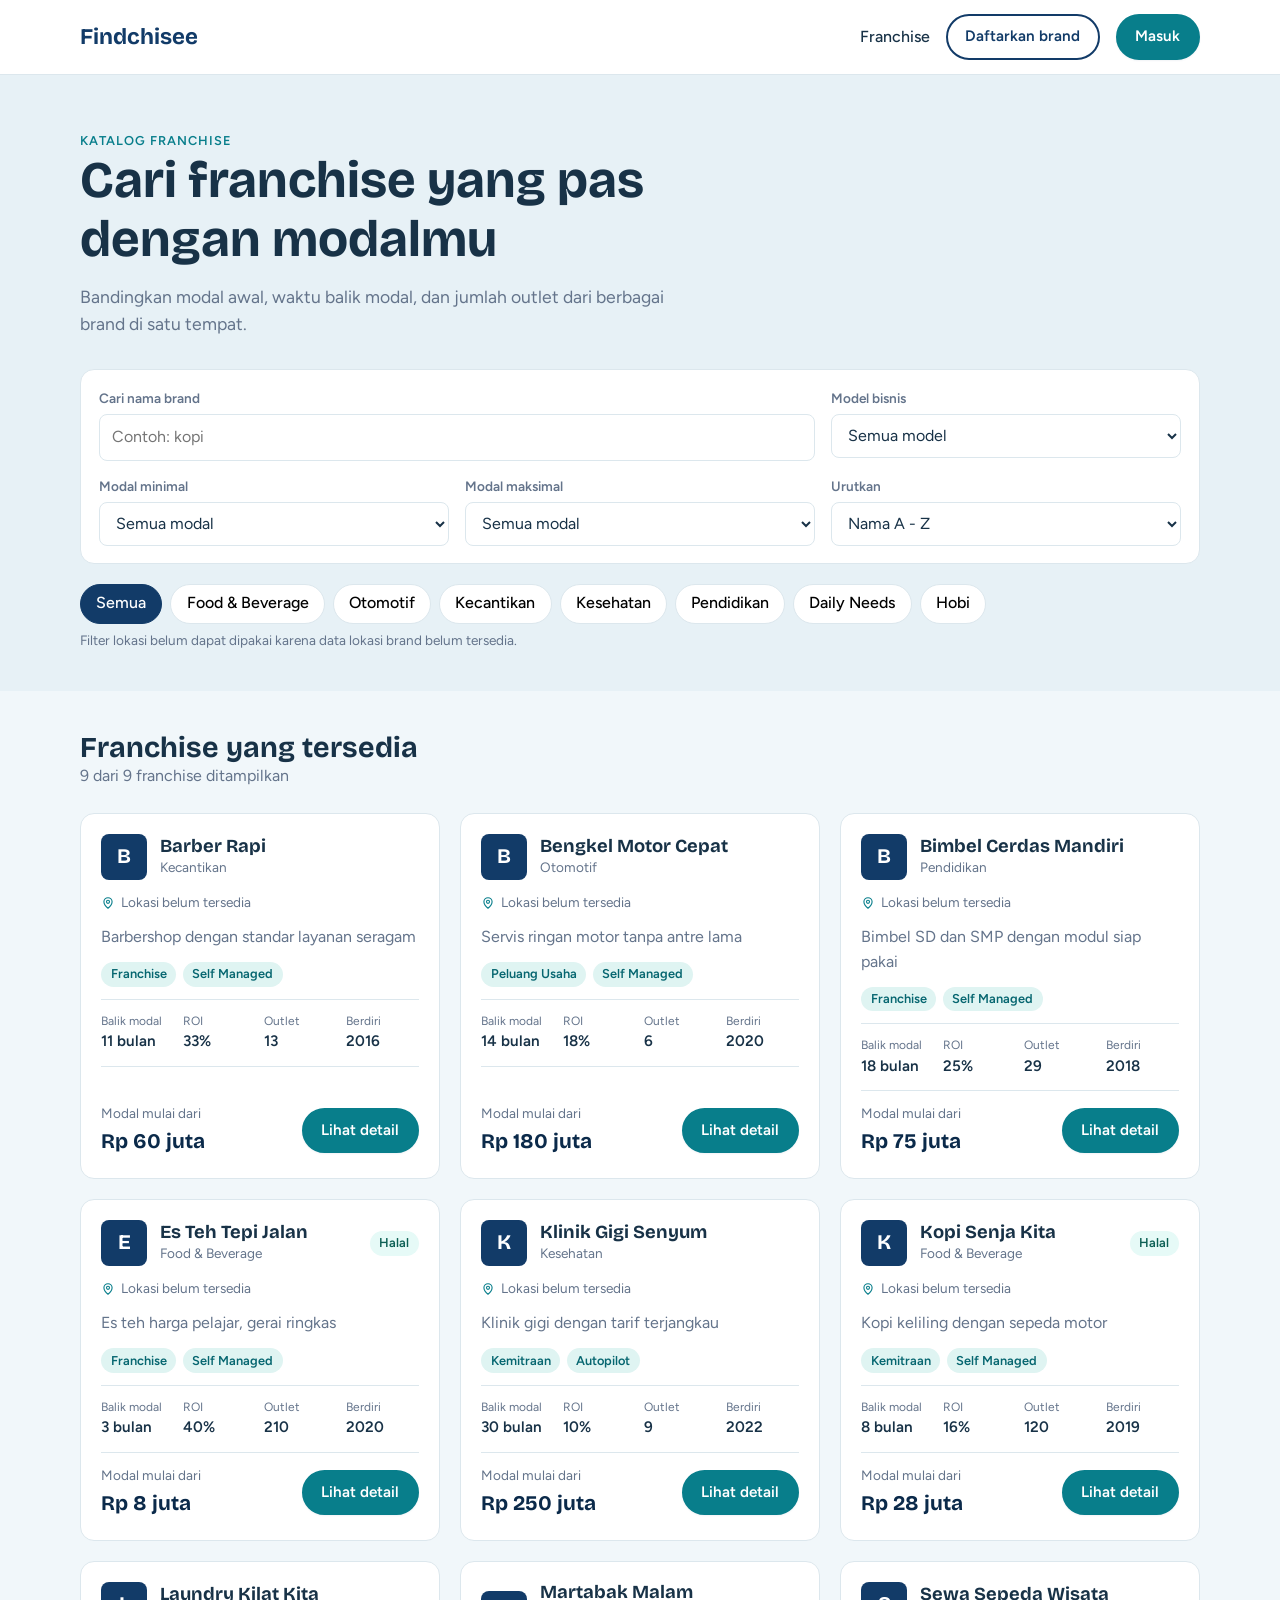
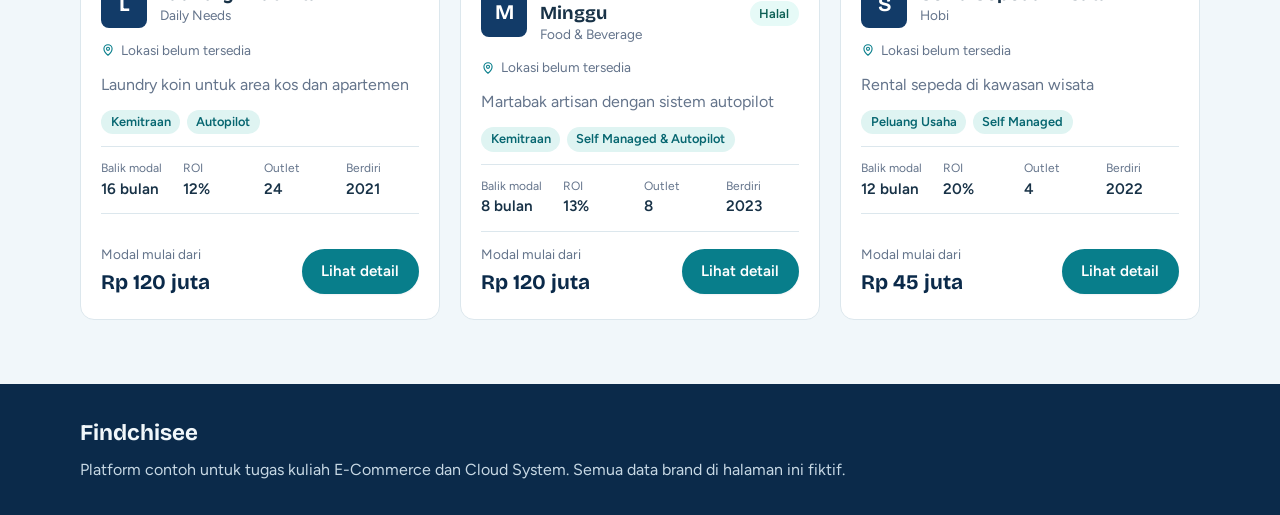
<file: index.html>
<!DOCTYPE html>
<html lang="id">
<head>
  <meta charset="UTF-8">
  <meta name="viewport" content="width=device-width, initial-scale=1">
  <title>Findchisee</title>
  <!-- Pintasan masuk: seluruh halaman aplikasi ada di folder pages/. -->
  <meta http-equiv="refresh" content="0; url=pages/index.html">
  <link rel="canonical" href="pages/index.html">
</head>
<body>
  <p>Mengalihkan ke <a href="pages/index.html">halaman utama Findchisee</a>...</p>
</body>
</html>
</file>
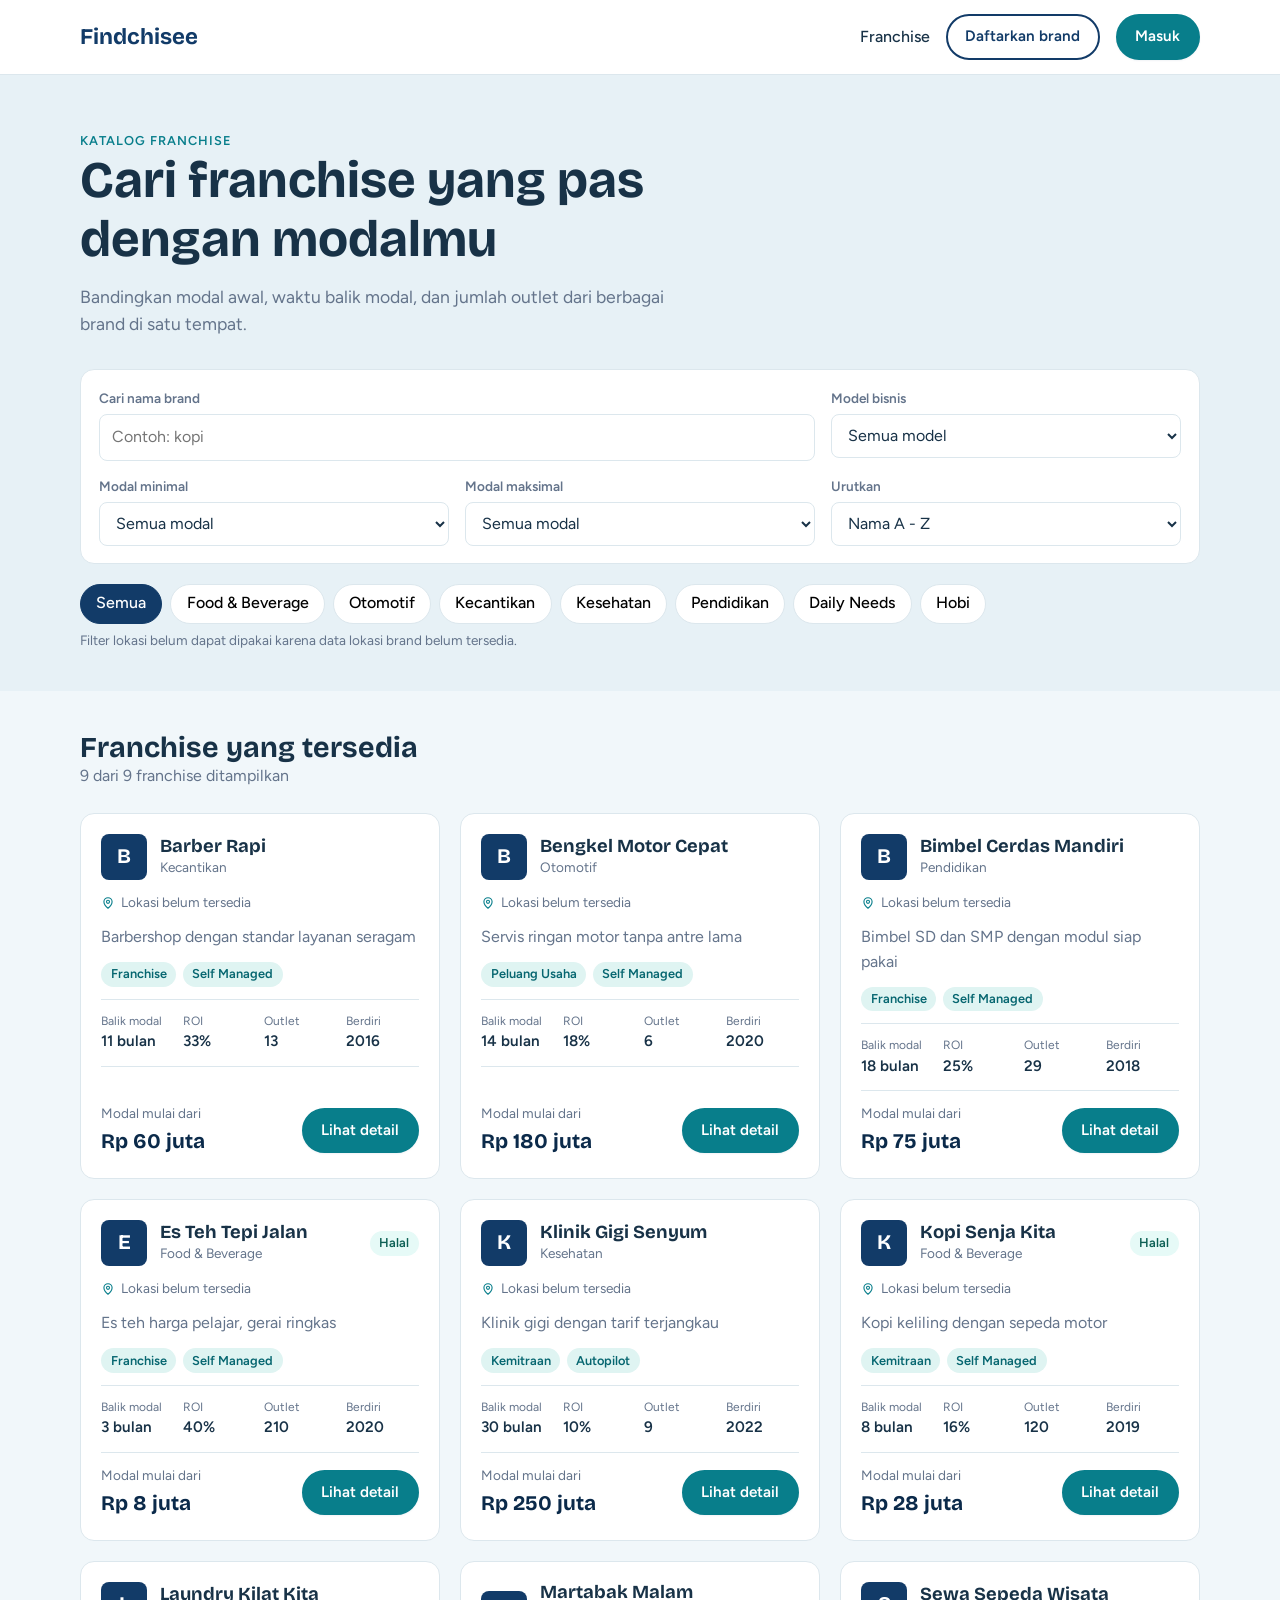
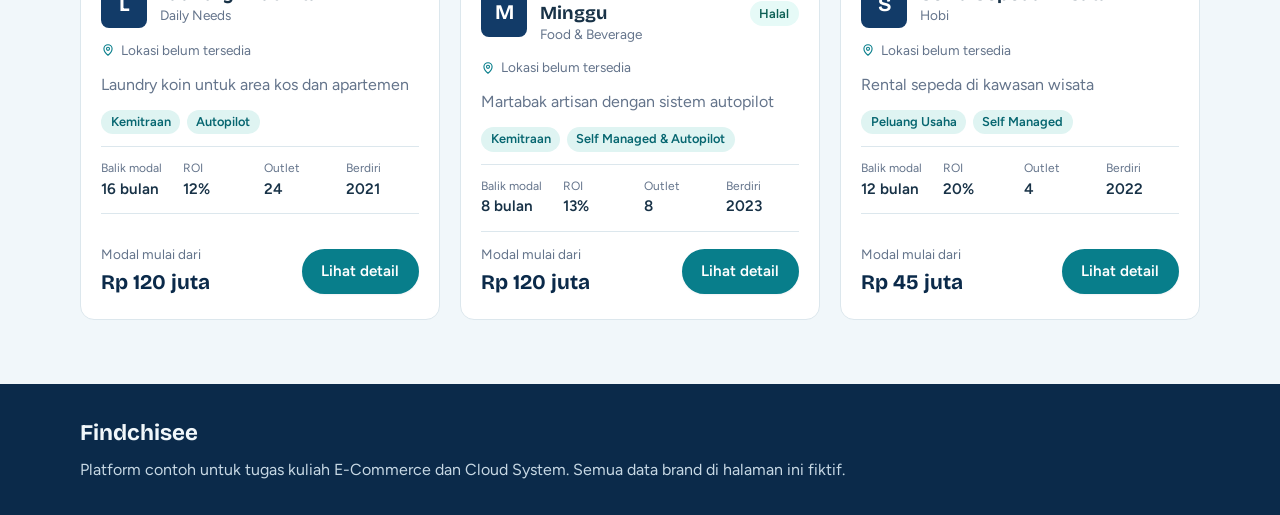
<file: pages/index.html>
<!DOCTYPE html>
<html lang="id">
<head>
  <meta charset="UTF-8">
  <meta name="viewport" content="width=device-width, initial-scale=1">
  <title>Findchisee - Temukan franchise yang pas dengan modalmu</title>
  <link rel="preconnect" href="https://fonts.googleapis.com">
  <link rel="preconnect" href="https://fonts.gstatic.com" crossorigin>
  <link href="https://fonts.googleapis.com/css2?family=Bricolage+Grotesque:wght@600;700&family=Figtree:wght@400;500;600&display=swap" rel="stylesheet">
  <link rel="stylesheet" href="../css/style.css">
</head>
<body>

  <header class="site-header">
    <div class="container header-inner">
      <a class="brand" href="index.html">Findchisee</a>
      <nav class="nav" aria-label="Menu utama">
        <a href="index.html#franchise">Franchise</a>
        <a class="btn btn-outline" href="register.html?peran=franchisor">Daftarkan brand</a>
        <span id="nav-auth"></span>
      </nav>
    </div>
  </header>

  <main>
    <section class="hero">
      <div class="container">
        <p class="eyebrow">Katalog franchise</p>
        <h1>Cari franchise yang pas dengan modalmu</h1>
        <p class="hero-sub">Bandingkan modal awal, waktu balik modal, dan jumlah outlet dari berbagai brand di satu tempat.</p>

        <form class="filters" id="filter-form" aria-label="Filter dan urutkan franchise">
          <div class="field field-lebar">
            <label for="cari">Cari nama brand</label>
            <input type="search" id="cari" placeholder="Contoh: kopi">
          </div>
          <div class="field" id="field-lokasi" hidden>
            <label for="lokasi">Lokasi</label>
            <select id="lokasi"></select>
          </div>
          <div class="field">
            <label for="model">Model bisnis</label>
            <select id="model"></select>
          </div>
          <div class="field">
            <label for="modal-min">Modal minimal</label>
            <select id="modal-min"></select>
          </div>
          <div class="field">
            <label for="modal">Modal maksimal</label>
            <select id="modal"></select>
          </div>
          <div class="field">
            <label for="urutkan">Urutkan</label>
            <select id="urutkan"></select>
          </div>
        </form>

        <div class="chips" id="chips" role="group" aria-label="Kategori usaha"></div>
        <p class="hint" id="catatan-lokasi" hidden>
          Filter lokasi belum dapat dipakai karena data lokasi brand belum tersedia.
        </p>
      </div>
    </section>

    <section class="section" id="franchise">
      <div class="container">
        <div class="section-head">
          <div>
            <h2>Franchise yang tersedia</h2>
            <p class="result-count" id="jumlah-hasil" aria-live="polite"></p>
          </div>
          <button type="button" class="btn btn-outline btn-nav" id="reset-filter" hidden>Reset filter</button>
        </div>

        <div class="ringkasan-filter" id="ringkasan-filter" hidden></div>

        <div class="grid" id="daftar-merchant"></div>

        <div class="empty-state" id="kosong" hidden>
          <span class="empty-ikon" aria-hidden="true">
            <svg width="30" height="30" viewBox="0 0 24 24" fill="none" stroke="currentColor" stroke-width="1.7" stroke-linecap="round" stroke-linejoin="round"><circle cx="11" cy="11" r="7"/><path d="m20 20-3.5-3.5"/></svg>
          </span>
          <h3>Tidak ada franchise yang cocok</h3>
          <p id="kosong-pesan">Coba ubah kata kunci, naikkan modal maksimal, atau pilih kategori lain.</p>
          <button type="button" class="btn btn-solid" id="reset-kosong">Reset filter</button>
        </div>
      </div>
    </section>
  </main>

  <footer class="site-footer">
    <div class="container footer-inner">
      <p class="brand">Findchisee</p>
      <p>Platform contoh untuk tugas kuliah E-Commerce dan Cloud System. Semua data brand di halaman ini fiktif.</p>
    </div>
  </footer>

  <script src="../js/common.js"></script>
  <script src="../js/data.js"></script>
  <script src="../js/auth.js"></script>
  <script src="../js/app.js"></script>
</body>
</html>
</file>
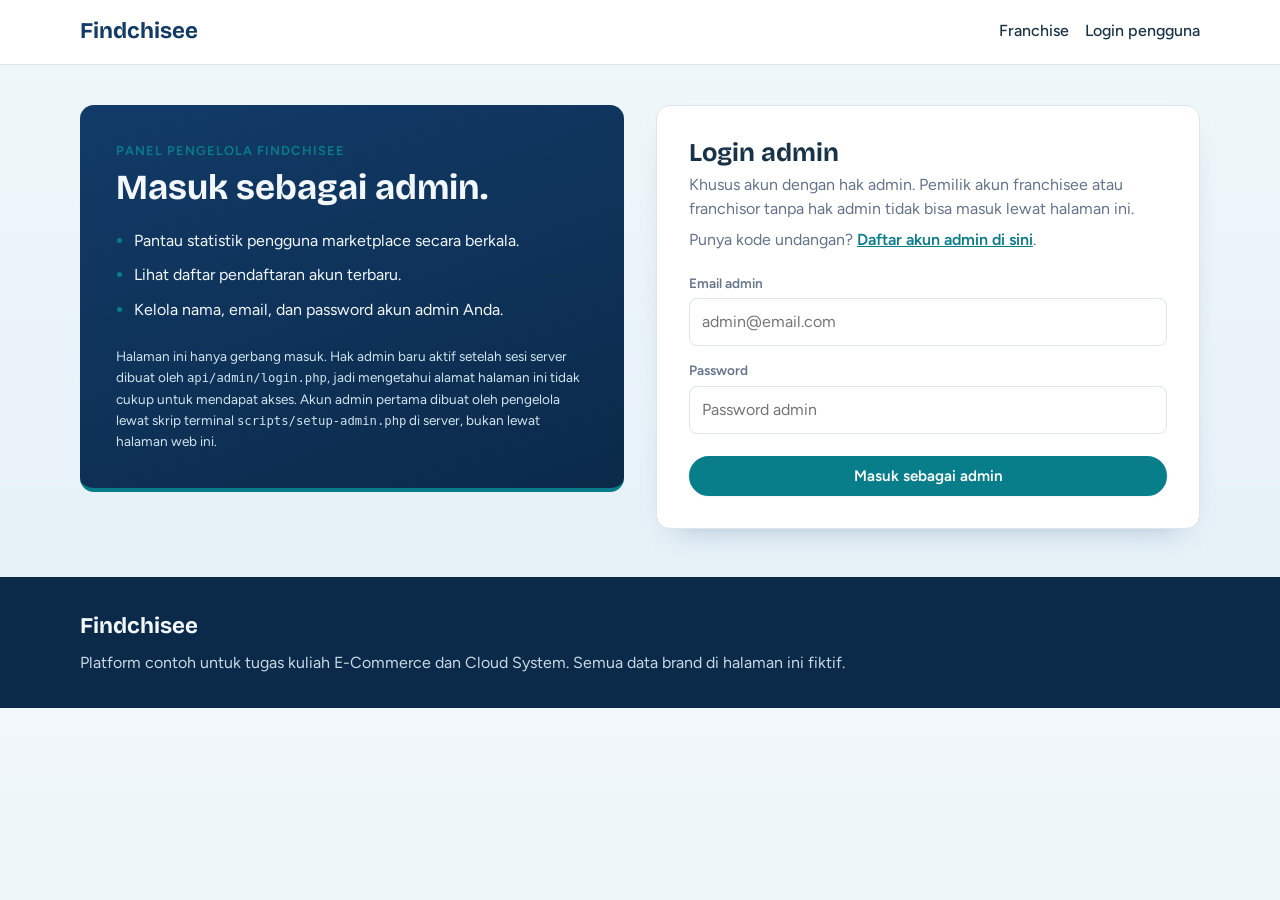
<file: pages/admin-login.html>
<!DOCTYPE html>
<html lang="id">
<head>
  <meta charset="UTF-8">
  <meta name="viewport" content="width=device-width, initial-scale=1">
  <title>Login Admin - Findchisee</title>
  <link rel="preconnect" href="https://fonts.googleapis.com">
  <link rel="preconnect" href="https://fonts.gstatic.com" crossorigin>
  <link href="https://fonts.googleapis.com/css2?family=Bricolage+Grotesque:wght@600;700&family=Figtree:wght@400;500;600&display=swap" rel="stylesheet">
  <link rel="stylesheet" href="../css/style.css">
</head>
<body class="page-auth">

  <header class="site-header">
    <div class="container header-inner">
      <a class="brand" href="index.html">Findchisee</a>
      <nav class="nav" aria-label="Menu utama">
        <a href="index.html#franchise">Franchise</a>
        <a href="login.html">Login pengguna</a>
      </nav>
    </div>
  </header>

  <main class="auth-shell">
    <aside class="auth-panel">
      <p class="eyebrow">Panel pengelola Findchisee</p>
      <h1>Masuk sebagai admin.</h1>
      <ul class="auth-list">
        <li>Pantau statistik pengguna marketplace secara berkala.</li>
        <li>Lihat daftar pendaftaran akun terbaru.</li>
        <li>Kelola nama, email, dan password akun admin Anda.</li>
      </ul>
      <p class="auth-note">
        Halaman ini hanya gerbang masuk. Hak admin baru aktif setelah sesi server
        dibuat oleh <span class="mono">api/admin/login.php</span>, jadi mengetahui
        alamat halaman ini tidak cukup untuk mendapat akses. Akun admin pertama
        dibuat oleh pengelola lewat skrip terminal
        <span class="mono">scripts/setup-admin.php</span> di server, bukan lewat
        halaman web ini.
      </p>
    </aside>

    <section class="auth-form-wrap">
      <div class="auth-card">
        <h2>Login admin</h2>
        <p class="auth-desc">
          Khusus akun dengan hak admin. Pemilik akun franchisee atau franchisor
          tanpa hak admin tidak bisa masuk lewat halaman ini.
        </p>
        <p class="auth-desc">
          Punya kode undangan? <a class="link" href="admin-register.html">Daftar akun admin di sini</a>.
        </p>

        <p class="alert" id="pesan" hidden></p>

        <form id="form-login-admin" novalidate>
          <div class="field">
            <label for="email">Email admin</label>
            <input type="email" id="email" name="email" autocomplete="email" placeholder="admin@email.com">
            <p class="field-error" id="email-error" hidden></p>
          </div>

          <div class="field">
            <label for="password">Password</label>
            <input type="password" id="password" name="password" autocomplete="current-password" placeholder="Password admin">
            <p class="field-error" id="password-error" hidden></p>
          </div>

          <button type="submit" class="btn btn-solid btn-block" id="tombol-masuk-admin">Masuk sebagai admin</button>
        </form>
      </div>
    </section>
  </main>

  <footer class="site-footer">
    <div class="container footer-inner">
      <p class="brand">Findchisee</p>
      <p>Platform contoh untuk tugas kuliah E-Commerce dan Cloud System. Semua data brand di halaman ini fiktif.</p>
    </div>
  </footer>

  <script src="../js/common.js"></script>
  <script src="../js/admin-auth.js"></script>
  <script src="../js/admin-login.js"></script>
</body>
</html>
</file>
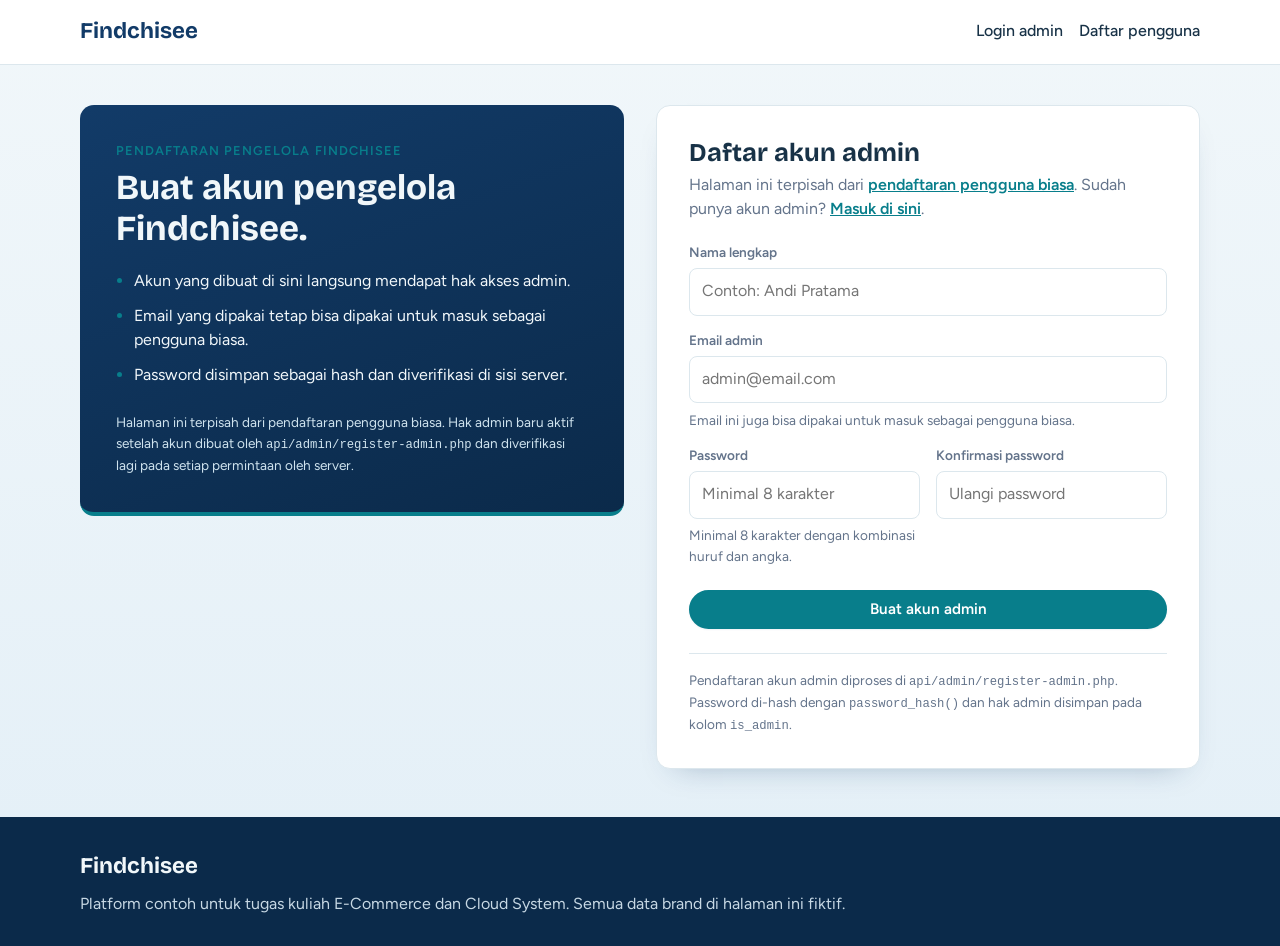
<file: pages/admin-register.html>
<!DOCTYPE html>
<html lang="id">
<head>
  <meta charset="UTF-8">
  <meta name="viewport" content="width=device-width, initial-scale=1">
  <title>Daftar Admin - Findchisee</title>
  <link rel="preconnect" href="https://fonts.googleapis.com">
  <link rel="preconnect" href="https://fonts.gstatic.com" crossorigin>
  <link href="https://fonts.googleapis.com/css2?family=Bricolage+Grotesque:wght@600;700&family=Figtree:wght@400;500;600&display=swap" rel="stylesheet">
  <link rel="stylesheet" href="../css/style.css">
</head>
<body class="page-auth">

  <header class="site-header">
    <div class="container header-inner">
      <a class="brand" href="index.html">Findchisee</a>
      <nav class="nav" aria-label="Menu utama">
        <a href="admin-login.html">Login admin</a>
        <a href="register.html">Daftar pengguna</a>
      </nav>
    </div>
  </header>

  <main class="auth-shell">
    <aside class="auth-panel">
      <p class="eyebrow">Pendaftaran pengelola Findchisee</p>
      <h1>Buat akun pengelola Findchisee.</h1>
      <ul class="auth-list">
        <li>Akun yang dibuat di sini langsung mendapat hak akses admin.</li>
        <li>Email yang dipakai tetap bisa dipakai untuk masuk sebagai pengguna biasa.</li>
        <li>Password disimpan sebagai hash dan diverifikasi di sisi server.</li>
      </ul>
      <p class="auth-note">
        Halaman ini terpisah dari pendaftaran pengguna biasa. Hak admin baru aktif
        setelah akun dibuat oleh <span class="mono">api/admin/register-admin.php</span>
        dan diverifikasi lagi pada setiap permintaan oleh server.
      </p>
    </aside>

    <section class="auth-form-wrap">
      <div class="auth-card">
        <h2>Daftar akun admin</h2>
        <p class="auth-desc">
          Halaman ini terpisah dari <a class="link" href="register.html">pendaftaran pengguna biasa</a>.
          Sudah punya akun admin? <a class="link" href="admin-login.html">Masuk di sini</a>.
        </p>

        <p class="alert" id="pesan" hidden></p>

        <form id="form-register-admin" novalidate>
          <div class="field">
            <label for="nama">Nama lengkap</label>
            <input type="text" id="nama" name="nama" autocomplete="name" placeholder="Contoh: Andi Pratama">
            <p class="field-error" id="nama-error" hidden></p>
          </div>

          <div class="field">
            <label for="email">Email admin</label>
            <input type="email" id="email" name="email" autocomplete="email" placeholder="admin@email.com">
            <p class="hint">Email ini juga bisa dipakai untuk masuk sebagai pengguna biasa.</p>
            <p class="field-error" id="email-error" hidden></p>
          </div>

          <div class="form-row">
            <div class="field">
              <label for="password">Password</label>
              <input type="password" id="password" name="password" autocomplete="new-password" placeholder="Minimal 8 karakter">
              <p class="hint">Minimal 8 karakter dengan kombinasi huruf dan angka.</p>
              <p class="field-error" id="password-error" hidden></p>
            </div>

            <div class="field">
              <label for="konfirmasi">Konfirmasi password</label>
              <input type="password" id="konfirmasi" name="konfirmasi" autocomplete="new-password" placeholder="Ulangi password">
              <p class="field-error" id="konfirmasi-error" hidden></p>
            </div>
          </div>

          <button type="submit" class="btn btn-solid btn-block" id="tombol-daftar-admin">Buat akun admin</button>
        </form>

        <p class="auth-foot">
          Pendaftaran akun admin diproses di
          <span class="mono">api/admin/register-admin.php</span>. Password di-hash dengan
          <span class="mono">password_hash()</span> dan hak admin disimpan pada kolom
          <span class="mono">is_admin</span>.
        </p>
      </div>
    </section>
  </main>

  <footer class="site-footer">
    <div class="container footer-inner">
      <p class="brand">Findchisee</p>
      <p>Platform contoh untuk tugas kuliah E-Commerce dan Cloud System. Semua data brand di halaman ini fiktif.</p>
    </div>
  </footer>

  <script src="../js/common.js"></script>
  <script src="../js/admin-auth.js"></script>
  <script src="../js/admin-register.js"></script>
</body>
</html>
</file>
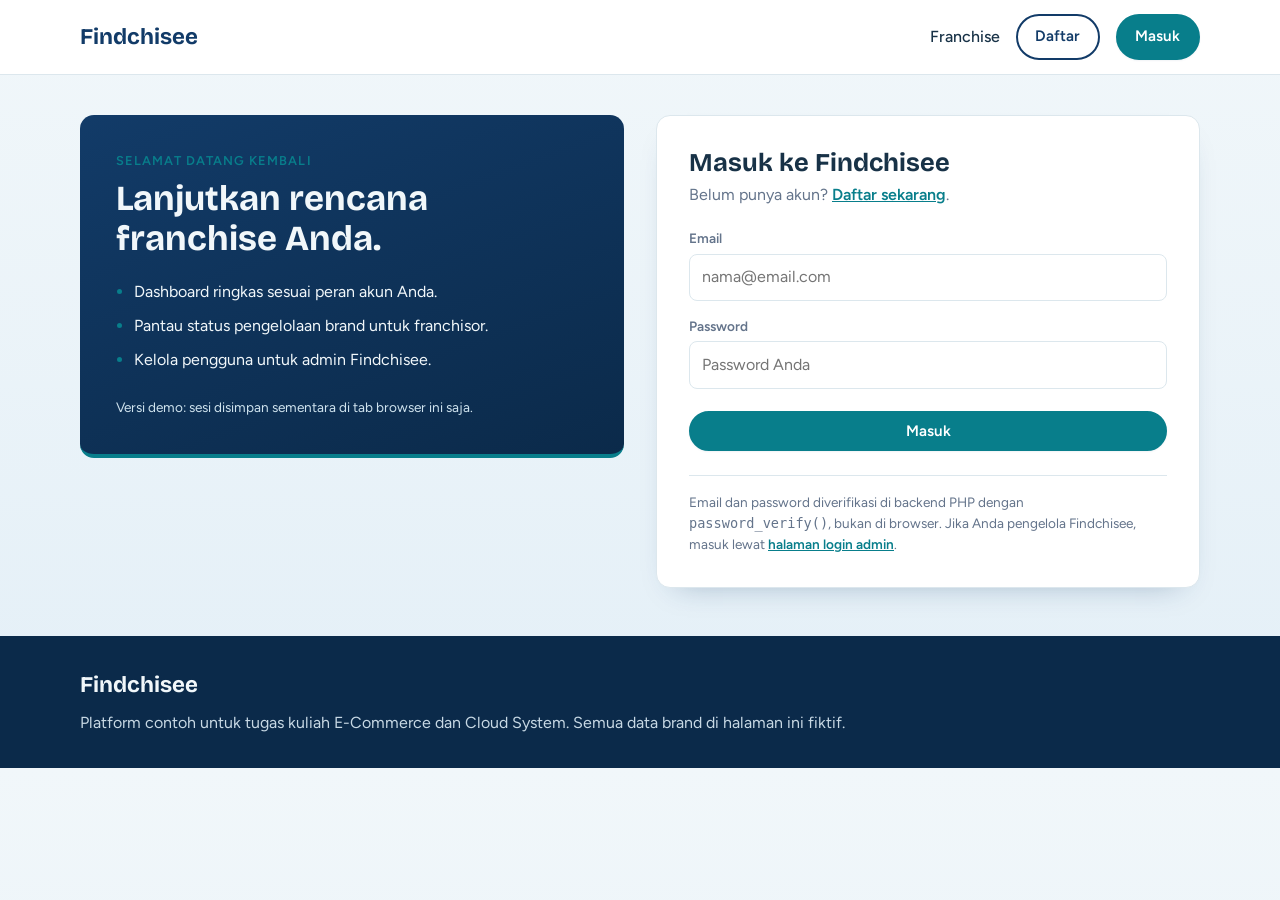
<file: pages/dashboard.html>
<!DOCTYPE html>
<html lang="id">
<head>
  <meta charset="UTF-8">
  <meta name="viewport" content="width=device-width, initial-scale=1">
  <title>Dashboard - Findchisee</title>
  <link rel="preconnect" href="https://fonts.googleapis.com">
  <link rel="preconnect" href="https://fonts.gstatic.com" crossorigin>
  <link href="https://fonts.googleapis.com/css2?family=Bricolage+Grotesque:wght@600;700&family=Figtree:wght@400;500;600&display=swap" rel="stylesheet">
  <link rel="stylesheet" href="../css/style.css">
</head>
<body>

  <header class="site-header">
    <div class="container header-inner">
      <a class="brand" href="index.html">Findchisee</a>
      <nav class="nav" aria-label="Menu utama">
        <a href="index.html#franchise">Franchise</a>
        <a href="dashboard.html" class="nav-aktif">Dashboard</a>
        <span id="nav-auth"></span>
      </nav>
    </div>
  </header>

  <main>
    <section class="subhero">
      <div class="container">
        <p class="eyebrow" id="label-peran">Dashboard</p>
        <h1 id="sapaan">Halo</h1>
        <p class="subhero-sub" id="sub-sapaan"></p>
      </div>
    </section>

    <section class="section">
      <div class="container" id="isi-dashboard">
        <p class="empty">Memuat dashboard...</p>
      </div>
    </section>
  </main>

  <footer class="site-footer">
    <div class="container footer-inner">
      <p class="brand">Findchisee</p>
      <p>Platform contoh untuk tugas kuliah E-Commerce dan Cloud System. Semua data brand di halaman ini fiktif.</p>
    </div>
  </footer>

  <script src="../js/common.js"></script>
  <script src="../js/data.js"></script>
  <script src="../js/auth.js"></script>
  <script src="../js/dashboard.js"></script>
</body>
</html>
</file>
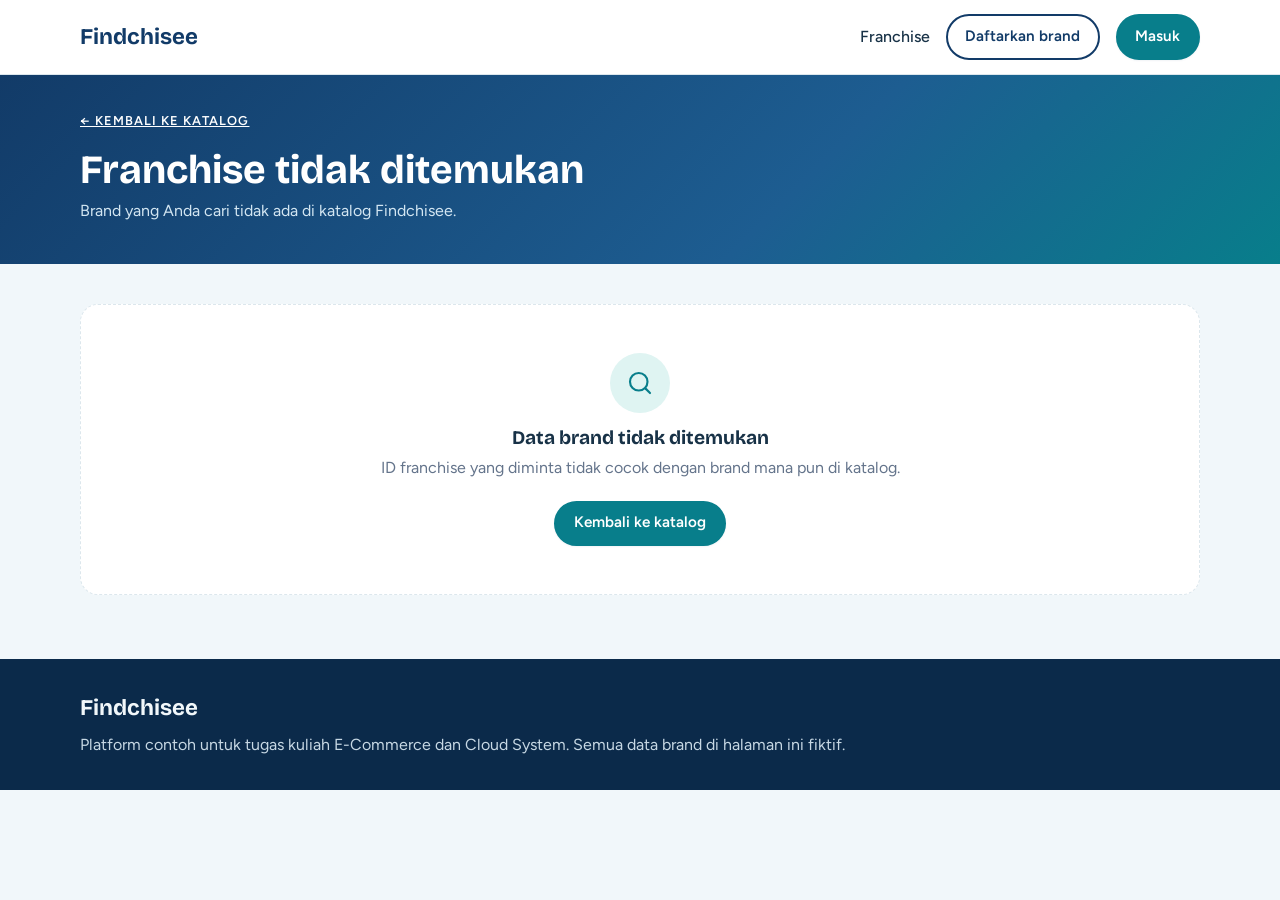
<file: pages/detail.html>
<!DOCTYPE html>
<html lang="id">
<head>
  <meta charset="UTF-8">
  <meta name="viewport" content="width=device-width, initial-scale=1">
  <title>Detail Franchise - Findchisee</title>
  <link rel="preconnect" href="https://fonts.googleapis.com">
  <link rel="preconnect" href="https://fonts.gstatic.com" crossorigin>
  <link href="https://fonts.googleapis.com/css2?family=Bricolage+Grotesque:wght@600;700&family=Figtree:wght@400;500;600&display=swap" rel="stylesheet">
  <link rel="stylesheet" href="../css/style.css">
</head>
<body>

  <header class="site-header">
    <div class="container header-inner">
      <a class="brand" href="index.html">Findchisee</a>
      <nav class="nav" aria-label="Menu utama">
        <a href="index.html#franchise">Franchise</a>
        <a class="btn btn-outline" href="register.html?peran=franchisor">Daftarkan brand</a>
        <span id="nav-auth"></span>
      </nav>
    </div>
  </header>

  <main>
    <section class="detail-hero">
      <div class="container">
        <p class="eyebrow"><a class="link" href="index.html#franchise">&larr; Kembali ke katalog</a></p>
        <div id="hero-detail"></div>
      </div>
    </section>

    <section class="section">
      <div class="container" id="isi-detail">
        <p class="empty">Memuat detail franchise...</p>
      </div>
    </section>
  </main>

  <footer class="site-footer">
    <div class="container footer-inner">
      <p class="brand">Findchisee</p>
      <p>Platform contoh untuk tugas kuliah E-Commerce dan Cloud System. Semua data brand di halaman ini fiktif.</p>
    </div>
  </footer>

  <script src="../js/common.js"></script>
  <script src="../js/data.js"></script>
  <script src="../js/auth.js"></script>
  <script src="../js/detail.js"></script>
</body>
</html>
</file>
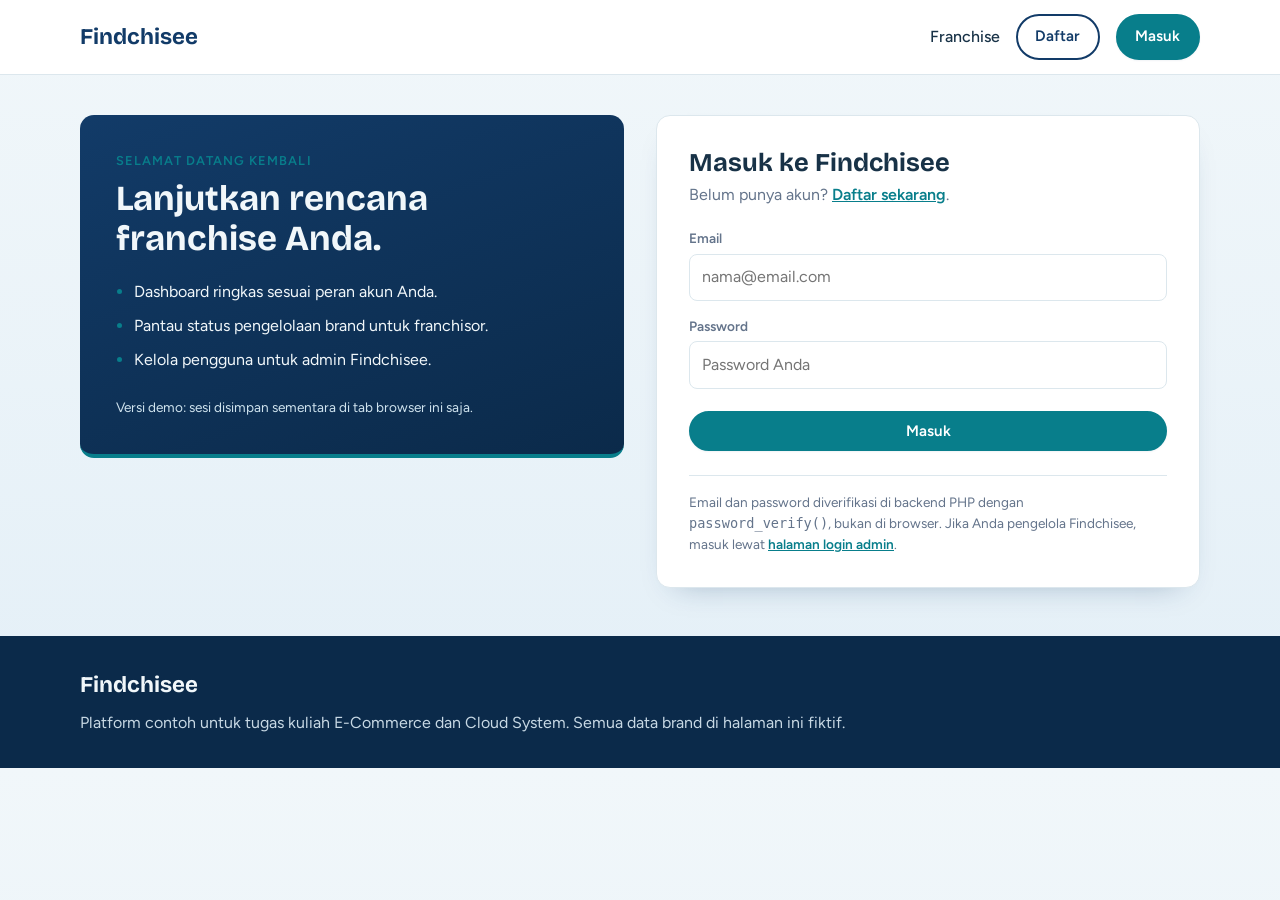
<file: pages/login.html>
<!DOCTYPE html>
<html lang="id">
<head>
  <meta charset="UTF-8">
  <meta name="viewport" content="width=device-width, initial-scale=1">
  <title>Masuk - Findchisee</title>
  <link rel="preconnect" href="https://fonts.googleapis.com">
  <link rel="preconnect" href="https://fonts.gstatic.com" crossorigin>
  <link href="https://fonts.googleapis.com/css2?family=Bricolage+Grotesque:wght@600;700&family=Figtree:wght@400;500;600&display=swap" rel="stylesheet">
  <link rel="stylesheet" href="../css/style.css">
</head>
<body class="page-auth">

  <header class="site-header">
    <div class="container header-inner">
      <a class="brand" href="index.html">Findchisee</a>
      <nav class="nav" aria-label="Menu utama">
        <a href="index.html#franchise">Franchise</a>
        <a class="btn btn-outline" href="register.html">Daftar</a>
        <span id="nav-auth"></span>
      </nav>
    </div>
  </header>

  <main class="auth-shell">
    <aside class="auth-panel">
      <p class="eyebrow">Selamat datang kembali</p>
      <h1>Lanjutkan rencana franchise Anda.</h1>
      <ul class="auth-list">
        <li>Dashboard ringkas sesuai peran akun Anda.</li>
        <li>Pantau status pengelolaan brand untuk franchisor.</li>
        <li>Kelola pengguna untuk admin Findchisee.</li>
      </ul>
      <p class="auth-note">Versi demo: sesi disimpan sementara di tab browser ini saja.</p>
    </aside>

    <section class="auth-form-wrap">
      <div class="auth-card">
        <h2>Masuk ke Findchisee</h2>
        <p class="auth-desc">Belum punya akun? <a class="link" href="register.html">Daftar sekarang</a>.</p>

        <p class="alert" id="pesan" hidden></p>

        <form id="form-login" novalidate>
          <div class="field">
            <label for="email">Email</label>
            <input type="email" id="email" name="email" autocomplete="email" placeholder="nama@email.com">
            <p class="field-error" id="email-error" hidden></p>
          </div>

          <div class="field">
            <label for="password">Password</label>
            <input type="password" id="password" name="password" autocomplete="current-password" placeholder="Password Anda">
            <p class="field-error" id="password-error" hidden></p>
          </div>

          <button type="submit" class="btn btn-solid btn-block" id="tombol-masuk">Masuk</button>
        </form>

        <p class="auth-foot">
          Email dan password diverifikasi di backend PHP dengan
          <code>password_verify()</code>, bukan di browser. Jika Anda pengelola Findchisee,
          masuk lewat <a class="link" href="admin-login.html">halaman login admin</a>.
        </p>
      </div>
    </section>
  </main>

  <footer class="site-footer">
    <div class="container footer-inner">
      <p class="brand">Findchisee</p>
      <p>Platform contoh untuk tugas kuliah E-Commerce dan Cloud System. Semua data brand di halaman ini fiktif.</p>
    </div>
  </footer>

  <script src="../js/common.js"></script>
  <script src="../js/auth.js"></script>
  <script src="../js/login.js"></script>
</body>
</html>
</file>
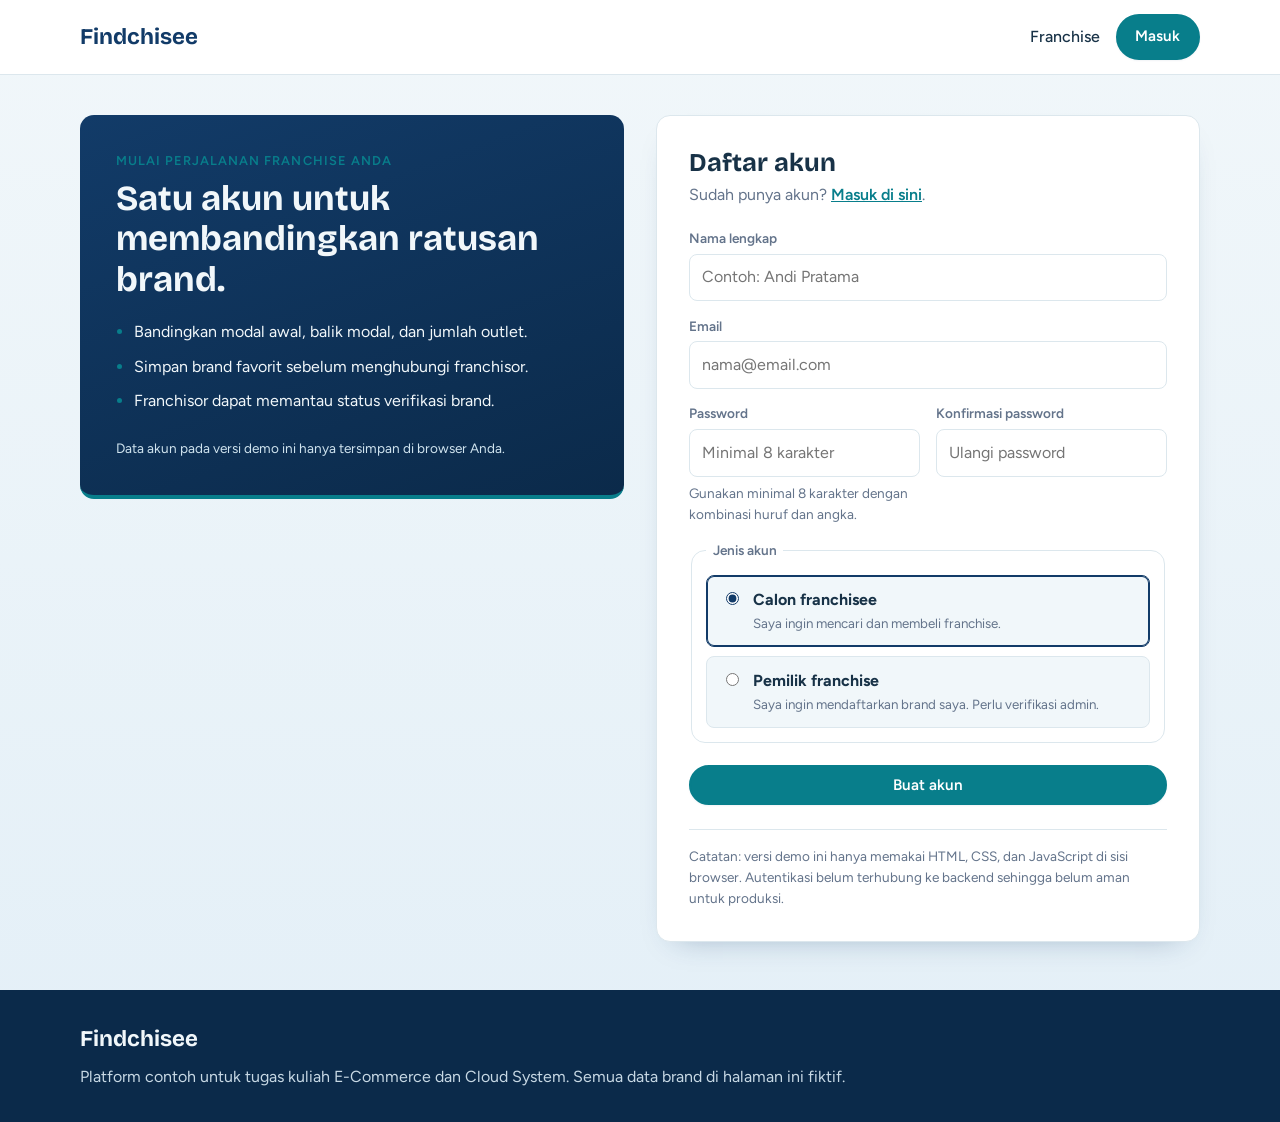
<file: pages/register.html>
<!DOCTYPE html>
<html lang="id">
<head>
  <meta charset="UTF-8">
  <meta name="viewport" content="width=device-width, initial-scale=1">
  <title>Daftar Akun - Findchisee</title>
  <link rel="preconnect" href="https://fonts.googleapis.com">
  <link rel="preconnect" href="https://fonts.gstatic.com" crossorigin>
  <link href="https://fonts.googleapis.com/css2?family=Bricolage+Grotesque:wght@600;700&family=Figtree:wght@400;500;600&display=swap" rel="stylesheet">
  <link rel="stylesheet" href="../css/style.css">
</head>
<body class="page-auth">

  <header class="site-header">
    <div class="container header-inner">
      <a class="brand" href="index.html">Findchisee</a>
      <nav class="nav" aria-label="Menu utama">
        <a href="index.html#franchise">Franchise</a>
        <span id="nav-auth"></span>
      </nav>
    </div>
  </header>

  <main class="auth-shell">
    <aside class="auth-panel">
      <p class="eyebrow">Mulai perjalanan franchise Anda</p>
      <h1>Satu akun untuk membandingkan ratusan brand.</h1>
      <ul class="auth-list">
        <li>Bandingkan modal awal, balik modal, dan jumlah outlet.</li>
        <li>Simpan brand favorit sebelum menghubungi franchisor.</li>
        <li>Franchisor dapat memantau status verifikasi brand.</li>
      </ul>
      <p class="auth-note">Data akun pada versi demo ini hanya tersimpan di browser Anda.</p>
    </aside>

    <section class="auth-form-wrap">
      <div class="auth-card">
        <h2>Daftar akun</h2>
        <p class="auth-desc">Sudah punya akun? <a class="link" href="login.html">Masuk di sini</a>.</p>

        <p class="alert" id="pesan" hidden></p>

        <form id="form-register" novalidate>
          <div class="field">
            <label for="nama">Nama lengkap</label>
            <input type="text" id="nama" name="nama" autocomplete="name" placeholder="Contoh: Andi Pratama">
            <p class="field-error" id="nama-error" hidden></p>
          </div>

          <div class="field">
            <label for="email">Email</label>
            <input type="email" id="email" name="email" autocomplete="email" placeholder="nama@email.com">
            <p class="field-error" id="email-error" hidden></p>
          </div>

          <div class="form-row">
            <div class="field">
              <label for="password">Password</label>
              <input type="password" id="password" name="password" autocomplete="new-password" placeholder="Minimal 8 karakter">
              <p class="hint">Gunakan minimal 8 karakter dengan kombinasi huruf dan angka.</p>
              <p class="field-error" id="password-error" hidden></p>
            </div>

            <div class="field">
              <label for="konfirmasi">Konfirmasi password</label>
              <input type="password" id="konfirmasi" name="konfirmasi" autocomplete="new-password" placeholder="Ulangi password">
              <p class="field-error" id="konfirmasi-error" hidden></p>
            </div>
          </div>

          <fieldset class="radio-group">
            <legend>Jenis akun</legend>
            <label class="radio-card">
              <input type="radio" name="role" value="franchisee" checked>
              <span>
                <strong>Calon franchisee</strong>
                <small>Saya ingin mencari dan membeli franchise.</small>
              </span>
            </label>
            <label class="radio-card">
              <input type="radio" name="role" value="franchisor">
              <span>
                <strong>Pemilik franchise</strong>
                <small>Saya ingin mendaftarkan brand saya. Perlu verifikasi admin.</small>
              </span>
            </label>
          </fieldset>

          <button type="submit" class="btn btn-solid btn-block" id="tombol-daftar">Buat akun</button>
        </form>

        <p class="auth-foot">
          Catatan: versi demo ini hanya memakai HTML, CSS, dan JavaScript di sisi browser.
          Autentikasi belum terhubung ke backend sehingga belum aman untuk produksi.
        </p>
      </div>
    </section>
  </main>

  <footer class="site-footer">
    <div class="container footer-inner">
      <p class="brand">Findchisee</p>
      <p>Platform contoh untuk tugas kuliah E-Commerce dan Cloud System. Semua data brand di halaman ini fiktif.</p>
    </div>
  </footer>

  <script src="../js/common.js"></script>
  <script src="../js/auth.js"></script>
  <script src="../js/register.js"></script>
</body>
</html>
</file>
<file: css/style.css>
/* ===== Token desain ===== */
/* Identitas visual Findchisee: Deep Blue + Turquoise.
   Seluruh halaman mengacu ke token di bawah ini, jadi tema cukup diubah dari
   satu tempat. Nama token lama (--forest, --gold, --ivory, dan sejenisnya)
   tetap dipertahankan sebagai alias supaya gaya katalog, dashboard, dan
   formulir yang sudah ada tidak perlu ditulis ulang. */
:root {
  /* -- Palet utama -- */
  --deep-blue: #123b68;           /* identitas utama */
  --secondary-blue: #1d5d91;
  --turquoise: #087e8b;           /* tombol utama, link aktif, aksen */
  --aqua: #35c6b0;                /* highlight */
  --light-bg: #f1f7fa;
  --white: #ffffff;
  --text-main: #183247;
  --text-secondary: #64748b;
  --border: #dce7ed;

  /* -- Turunan palet -- */
  --deep-blue-dark: #0b2a4a;
  --deep-blue-soft: #e7f1f6;
  --secondary-blue-soft: #eaf3fa;
  --turquoise-dark: #066670;
  --turquoise-soft: #dff4f2;
  --aqua-soft: #e6faf7;
  --aqua-ink: #0d6055;
  --surface: #eaf3f7;
  --danger: #c7362f;
  --danger-soft: #fdeceb;
  --danger-border: #f2c6c2;

  /* -- Alias token lama -- */
  --forest: var(--deep-blue);
  --forest-dark: var(--deep-blue-dark);
  --forest-soft: var(--deep-blue-soft);
  --gold: var(--turquoise);
  --gold-soft: var(--turquoise-soft);
  --charcoal: var(--text-main);
  --ivory: var(--light-bg);
  --teal: var(--turquoise);
  --teal-dark: var(--turquoise-dark);
  --teal-soft: var(--turquoise-soft);
  --ink: var(--text-main);
  --muted: var(--text-secondary);
  --line: var(--border);
  --saffron: var(--aqua);

  --font-head: "Bricolage Grotesque", "Segoe UI", sans-serif;
  --font-body: "Figtree", "Segoe UI", sans-serif;

  --radius-sm: 8px;
  --radius-md: 14px;
  --radius-lg: 18px;
  --radius-pill: 999px;

  --shadow-sm: 0 1px 2px rgba(18, 59, 104, 0.06);
  --shadow-md: 0 14px 30px -20px rgba(18, 59, 104, 0.38);
  --transisi: 160ms ease;
}

/* ===== Dasar ===== */
*, *::before, *::after { box-sizing: border-box; }
html { scroll-behavior: smooth; }
body {
  margin: 0;
  font-family: var(--font-body);
  color: var(--ink);
  background: var(--ivory);
  line-height: 1.55;
}
h1, h2, h3 { font-family: var(--font-head); line-height: 1.15; margin: 0; }
p { margin: 0; }
a { color: inherit; text-decoration: none; }
/* Elemen ber-display flex/grid tetap disembunyikan saat memakai atribut hidden. */
[hidden] { display: none !important; }
:focus-visible { outline: 3px solid var(--gold); outline-offset: 2px; }

.container { width: min(1120px, 100% - 2rem); margin-inline: auto; }

.link { color: var(--turquoise); font-weight: 600; text-decoration: underline; }
.mono { font-family: "Consolas", "Menlo", monospace; font-size: 0.9em; }

.eyebrow {
  font-size: 0.8rem;
  font-weight: 600;
  letter-spacing: 0.08em;
  text-transform: uppercase;
  color: var(--gold);
}

/* ===== Tombol ===== */
.btn {
  display: inline-block;
  padding: 0.55rem 1.1rem;
  border-radius: var(--radius-pill);
  font-weight: 600;
  font-size: 0.95rem;
  font-family: inherit;
  border: 2px solid var(--deep-blue);
  background: transparent;
  color: var(--deep-blue);
  cursor: pointer;
  transition: background var(--transisi), color var(--transisi),
    border-color var(--transisi), box-shadow var(--transisi);
}
.btn-solid { background: var(--turquoise); border-color: var(--turquoise); color: var(--white); box-shadow: var(--shadow-sm); }
.btn-solid:hover { background: var(--turquoise-dark); border-color: var(--turquoise-dark); }
.btn-outline { color: var(--deep-blue); }
.btn-outline:hover { background: var(--secondary-blue-soft); }
.btn-block { display: block; width: 100%; margin-top: 0.5rem; text-align: center; }
.btn[disabled] { opacity: 0.6; cursor: not-allowed; }
.btn-nav { padding: 0.4rem 0.9rem; font-size: 0.9rem; }

/* ===== Header ===== */
.site-header { border-bottom: 1px solid var(--line); background: var(--white); }
.header-inner { display: flex; align-items: center; justify-content: space-between; gap: 1rem; padding-block: 0.9rem; flex-wrap: wrap; }
.brand { font-family: var(--font-head); font-weight: 700; font-size: 1.4rem; color: var(--forest); }
.nav { display: flex; align-items: center; gap: 1rem; flex-wrap: wrap; }
.nav > a:not(.btn) { font-weight: 500; }
.nav > a:not(.btn):hover { color: var(--forest); }
.nav-aktif { color: var(--turquoise); font-weight: 600; }

/* ===== Hero katalog ===== */
.hero { background: var(--forest-soft); padding-block: 3.5rem 2.5rem; }
.hero h1 { font-size: clamp(2rem, 5vw, 3.2rem); max-width: 18ch; }
.hero-sub { margin-top: 0.9rem; max-width: 55ch; color: var(--muted); font-size: 1.1rem; }

/* Hero ringkas untuk halaman dashboard dan detail */
.subhero { background: var(--forest-soft); padding-block: 2.5rem 2rem; }
.subhero h1 { font-size: clamp(1.6rem, 3.5vw, 2.4rem); }
.subhero-sub { margin-top: 0.6rem; max-width: 60ch; color: var(--muted); }

.filters {
  display: grid;
  grid-template-columns: repeat(3, minmax(0, 1fr));
  gap: 0.9rem 1rem;
  margin-top: 2rem;
  padding: 1.1rem;
  background: var(--white);
  border: 1px solid var(--line);
  border-radius: var(--radius-md);
}
/* Kolom pencarian dibuat lebih lebar daripada filter lainnya. */
.field-lebar { grid-column: span 2; }
.field label { display: block; font-size: 0.85rem; font-weight: 600; margin-bottom: 0.3rem; color: var(--muted); }
.field input, .field select {
  width: 100%;
  padding: 0.65rem 0.75rem;
  font: inherit;
  color: var(--ink);
  background: var(--white);
  border: 1px solid var(--line);
  border-radius: var(--radius-sm);
}
.field input:focus, .field select:focus { outline: 2px solid var(--gold); outline-offset: 1px; }
.field input[aria-invalid="true"] { border-color: var(--danger); }
.field-error { margin-top: 0.3rem; font-size: 0.85rem; color: var(--danger); font-weight: 500; }
.hint { margin-top: 0.4rem; font-size: 0.85rem; color: var(--muted); }

.chips { display: flex; flex-wrap: wrap; gap: 0.5rem; margin-top: 1.25rem; }
.chip {
  font: inherit;
  font-weight: 500;
  padding: 0.4rem 0.95rem;
  background: var(--white);
  border: 1px solid var(--line);
  border-radius: var(--radius-pill);
  cursor: pointer;
  transition: background var(--transisi), border-color var(--transisi), color var(--transisi);
}
.chip:hover { border-color: var(--forest); }
.chip[aria-pressed="true"] { background: var(--forest); border-color: var(--forest); color: var(--white); }

/* ===== Daftar franchise ===== */
.section { padding-block: 2.5rem 4rem; }
.section-head { display: flex; align-items: baseline; justify-content: space-between; gap: 1rem; margin-bottom: 1.5rem; flex-wrap: wrap; }
.section-head h2 { font-size: 1.8rem; }
.result-count { color: var(--muted); }

.grid { display: grid; grid-template-columns: repeat(auto-fill, minmax(300px, 1fr)); gap: 1.25rem; }
.empty { padding: 2rem; text-align: center; color: var(--muted); background: var(--surface); border-radius: var(--radius-md); }

/* ===== Kartu franchise ===== */
.card {
  display: flex;
  flex-direction: column;
  gap: 0.75rem;
  padding: 1.25rem;
  background: var(--white);
  border: 1px solid var(--line);
  border-radius: var(--radius-md);
  transition: box-shadow var(--transisi), transform var(--transisi), border-color var(--transisi);
}
.card:hover { box-shadow: var(--shadow-md); border-color: #c7dbe7; transform: translateY(-2px); }
.card-top { display: flex; align-items: center; gap: 0.8rem; }
.card-identitas { flex: 1; min-width: 0; }
.card-lokasi { display: flex; align-items: center; gap: 0.4rem; font-size: 0.85rem; color: var(--muted); }
.card-lokasi svg { flex-shrink: 0; color: var(--turquoise); }
.logo-tile {
  display: grid;
  place-items: center;
  width: 46px;
  height: 46px;
  flex-shrink: 0;
  font-family: var(--font-head);
  font-weight: 700;
  font-size: 1.3rem;
  color: var(--white);
  background: var(--forest);
  border-radius: var(--radius-sm);
}
.card h3 { font-size: 1.15rem; }
.card-kategori { font-size: 0.85rem; color: var(--muted); }
.card-tagline { color: var(--muted); }

.badges { display: flex; gap: 0.4rem; flex-wrap: wrap; }
.badge { padding: 0.15rem 0.6rem; font-size: 0.8rem; font-weight: 600; background: var(--turquoise-soft); color: var(--turquoise-dark); border-radius: var(--radius-pill); }
.badge-halal { background: var(--aqua-soft); color: var(--aqua-ink); }

.modal-label { font-size: 0.85rem; color: var(--muted); margin-top: 0.25rem; }
.modal-nilai { font-family: var(--font-head); font-weight: 700; font-size: 1.6rem; color: var(--forest-dark); margin-top: -0.5rem; }
.card-modal { display: grid; gap: 0.1rem; }
.card-modal .modal-label { margin-top: 0; }
.card-modal .modal-nilai { margin-top: 0; font-size: 1.3rem; }

.stats { display: grid; grid-template-columns: repeat(4, 1fr); gap: 0.5rem; margin: 0; padding-block: 0.75rem; border-block: 1px solid var(--line); }
.stats dt { font-size: 0.75rem; color: var(--muted); }
.stats dd { margin: 0; font-weight: 600; font-size: 0.95rem; }

.card-bottom { display: flex; align-items: center; justify-content: space-between; gap: 0.5rem; margin-top: auto; flex-wrap: wrap; }
.card-bottom .btn { white-space: nowrap; }
.pengelolaan { font-size: 0.85rem; color: var(--muted); }

/* ===== Ringkasan filter aktif ===== */
.ringkasan-filter {
  display: flex;
  flex-wrap: wrap;
  align-items: center;
  gap: 0.5rem;
  margin-bottom: 1.25rem;
  padding: 0.8rem 1rem;
  background: var(--white);
  border: 1px solid var(--line);
  border-radius: var(--radius-md);
}
.ringkasan-label {
  font-size: 0.78rem;
  font-weight: 700;
  letter-spacing: 0.06em;
  text-transform: uppercase;
  color: var(--muted);
}
.ringkasan-chip {
  padding: 0.2rem 0.7rem;
  font-size: 0.82rem;
  font-weight: 600;
  color: var(--deep-blue);
  background: var(--secondary-blue-soft);
  border-radius: var(--radius-pill);
}

/* ===== Empty state katalog ===== */
.empty-state {
  display: grid;
  justify-items: center;
  gap: 0.45rem;
  padding: 3rem 1.5rem;
  text-align: center;
  background: var(--white);
  border: 1px dashed var(--border);
  border-radius: var(--radius-lg);
}
.empty-ikon {
  display: grid;
  place-items: center;
  width: 60px;
  height: 60px;
  margin-bottom: 0.4rem;
  color: var(--turquoise);
  background: var(--turquoise-soft);
  border-radius: var(--radius-pill);
}
.empty-state h3 { font-size: 1.2rem; }
.empty-state p { max-width: 52ch; color: var(--muted); }
.empty-state .btn { margin-top: 0.8rem; }

/* ===== Halaman autentikasi ===== */
.page-auth { background: linear-gradient(180deg, var(--light-bg) 0%, #e3eff7 100%); }

.auth-shell {
  display: grid;
  grid-template-columns: 1fr 1fr;
  gap: 2rem;
  align-items: start;
  width: min(1120px, 100% - 2rem);
  margin: 2.5rem auto 3rem;
}

.auth-panel {
  padding: 2.25rem;
  background: linear-gradient(160deg, var(--forest) 0%, var(--forest-dark) 100%);
  color: var(--ivory);
  border-radius: var(--radius-md);
  border-bottom: 4px solid var(--gold);
}
.auth-panel h1 { font-size: clamp(1.6rem, 3vw, 2.2rem); margin-top: 0.5rem; }
.auth-list { margin: 1.25rem 0 0; padding-left: 1.1rem; display: grid; gap: 0.6rem; }
.auth-list li::marker { color: var(--gold); }
.auth-note { margin-top: 1.5rem; font-size: 0.85rem; color: #cfe3ee; }

.auth-form-wrap { display: flex; }
.auth-card {
  width: 100%;
  padding: 2rem;
  background: var(--white);
  border: 1px solid var(--line);
  border-radius: var(--radius-md);
  box-shadow: var(--shadow-md);
}
.auth-card h2 { font-size: 1.6rem; }
.auth-desc { margin-top: 0.35rem; color: var(--muted); }
.auth-card form { margin-top: 1.25rem; display: grid; gap: 0.9rem; }
.auth-foot { margin-top: 1.5rem; padding-top: 1rem; border-top: 1px solid var(--line); font-size: 0.85rem; color: var(--muted); }

.form-row { display: grid; grid-template-columns: 1fr 1fr; gap: 1rem; }

.radio-group { display: grid; gap: 0.6rem; border: 1px solid var(--line); border-radius: var(--radius-md); padding: 0.9rem; }
.radio-group legend { padding-inline: 0.4rem; font-size: 0.85rem; font-weight: 600; color: var(--muted); }
.radio-card {
  display: flex;
  gap: 0.7rem;
  align-items: flex-start;
  padding: 0.75rem 0.85rem;
  border: 1px solid var(--line);
  border-radius: var(--radius-sm);
  cursor: pointer;
  background: var(--ivory);
}
.radio-card:hover { border-color: var(--forest); }
.radio-card:has(input:checked) { border-color: var(--forest); box-shadow: inset 0 0 0 1px var(--forest); }
.radio-card input { margin-top: 0.25rem; accent-color: var(--forest); }
.radio-card strong { display: block; }
.radio-card small { display: block; color: var(--muted); }

.setup-admin { margin-top: 1.5rem; padding: 0.9rem 1rem; background: var(--surface); border: 1px dashed var(--gold); border-radius: var(--radius-md); }
.setup-admin summary { cursor: pointer; font-weight: 600; }
.setup-admin form { margin-top: 0.9rem; display: grid; gap: 0.8rem; }

/* ===== Pesan / alert ===== */
.alert { padding: 0.75rem 1rem; border-radius: var(--radius-sm); font-size: 0.95rem; font-weight: 500; margin-top: 1rem; }
.alert-ok { background: var(--aqua-soft); color: var(--aqua-ink); border: 1px solid #b4e7dd; }
.alert-err { background: var(--danger-soft); color: #8c1d18; border: 1px solid var(--danger-border); }

/* ===== Dashboard ===== */
.dash-grid { display: grid; grid-template-columns: repeat(4, 1fr); gap: 1.25rem; }

.stat-card {
  padding: 1.1rem 1.25rem;
  background: var(--white);
  border: 1px solid var(--line);
  border-left: 4px solid var(--turquoise);
  border-radius: var(--radius-md);
  transition: box-shadow var(--transisi), transform var(--transisi);
}
.stat-card:hover { box-shadow: var(--shadow-md); transform: translateY(-2px); }
.stat-label { font-size: 0.8rem; font-weight: 600; text-transform: uppercase; letter-spacing: 0.05em; color: var(--muted); }
.stat-nilai { font-family: var(--font-head); font-weight: 700; font-size: clamp(1.3rem, 2vw, 1.7rem); color: var(--forest-dark); margin-top: 0.25rem; }
.stat-catatan { font-size: 0.85rem; color: var(--muted); }

.panel {
  padding: 1.4rem;
  background: var(--white);
  border: 1px solid var(--line);
  border-radius: var(--radius-lg);
  box-shadow: var(--shadow-sm);
}
.panel h2 { font-size: 1.3rem; }
.panel-desc { margin-top: 0.3rem; color: var(--muted); }
.panel-head { display: flex; justify-content: space-between; align-items: flex-start; gap: 1rem; flex-wrap: wrap; margin-bottom: 0.75rem; }
.span-2 { grid-column: span 2; }
.span-4 { grid-column: 1 / -1; }

.detail-list { margin: 1rem 0 0; display: grid; gap: 0.7rem; }
.detail-list > div { display: flex; justify-content: space-between; gap: 1rem; align-items: baseline; border-bottom: 1px dashed var(--line); padding-bottom: 0.55rem; }
.detail-list dt { font-size: 0.85rem; color: var(--muted); }
.detail-list dd { margin: 0; font-weight: 600; text-align: right; word-break: break-word; }

.pintasan { display: flex; flex-wrap: wrap; gap: 0.6rem; margin-top: 1.1rem; }
.tips, .langkah { margin: 1rem 0 0; padding-left: 1.15rem; display: grid; gap: 0.5rem; color: var(--muted); }
.langkah li.selesai { color: var(--forest); font-weight: 600; }
.langkah li.aktif { color: var(--charcoal); font-weight: 600; }
.langkah li::marker { color: var(--gold); }

/* ===== Tabel manajemen user ===== */
.toolbar {
  display: grid;
  grid-template-columns: 2fr 1fr 1fr;
  gap: 1rem;
  padding: 1rem;
  margin-bottom: 1rem;
  background: var(--ivory);
  border: 1px solid var(--line);
  border-radius: var(--radius-md);
}
.table-wrap { overflow-x: auto; }
.tabel-user { width: 100%; border-collapse: collapse; font-size: 0.95rem; }
.tabel-user th {
  text-align: left;
  padding: 0.7rem 0.75rem;
  background: var(--forest-soft);
  color: var(--forest-dark);
  font-size: 0.85rem;
  text-transform: uppercase;
  letter-spacing: 0.04em;
  white-space: nowrap;
}
.tabel-user td { padding: 0.7rem 0.75rem; border-bottom: 1px solid var(--line); vertical-align: middle; }
.tabel-user tr:hover td { background: var(--light-bg); }
.nama-user { font-weight: 600; margin-right: 0.4rem; }
.select-status {
  font: inherit;
  font-size: 0.9rem;
  padding: 0.35rem 0.5rem;
  border: 1px solid var(--line);
  border-radius: var(--radius-sm);
  background: var(--white);
}
.select-status:disabled { opacity: 0.6; cursor: not-allowed; }

.pill {
  display: inline-block;
  padding: 0.15rem 0.65rem;
  font-size: 0.8rem;
  font-weight: 600;
  border-radius: var(--radius-pill);
  white-space: nowrap;
}
.pill-aktif { background: var(--aqua-soft); color: var(--aqua-ink); }
.pill-pending { background: var(--turquoise-soft); color: var(--turquoise-dark); }
.pill-nonaktif { background: #e9eef2; color: var(--text-secondary); }

/* ===== Footer ===== */
.site-footer { background: var(--deep-blue-dark); padding-block: 2rem; color: #c7d8e4; }
.footer-inner { display: grid; gap: 0.5rem; }
.site-footer .brand { color: var(--ivory); }

/* ===== Shell dashboard admin (sidebar) ===== */
.admin-shell {
  display: grid;
  grid-template-columns: 268px minmax(0, 1fr);
  min-height: 100vh;
  background: var(--light-bg);
}

.admin-sidebar {
  display: flex;
  flex-direction: column;
  gap: 1.5rem;
  padding: 1.5rem 1.15rem;
  background: linear-gradient(180deg, var(--deep-blue) 0%, var(--deep-blue-dark) 100%);
  color: #cfe0ee;
  position: sticky;
  top: 0;
  align-self: start;
  height: 100vh;
}

.admin-brand {
  display: flex;
  align-items: center;
  gap: 0.65rem;
  font-family: var(--font-head);
  font-weight: 700;
  font-size: 1.2rem;
  color: var(--white);
}
.admin-brand-mark {
  display: grid;
  place-items: center;
  width: 36px;
  height: 36px;
  flex-shrink: 0;
  color: var(--deep-blue-dark);
  background: var(--aqua);
  border-radius: 10px;
}
.admin-brand small {
  display: block;
  font-size: 0.68rem;
  font-weight: 600;
  letter-spacing: 0.1em;
  text-transform: uppercase;
  color: var(--aqua);
}

.admin-menu { display: grid; gap: 0.3rem; }
.admin-menu a {
  display: flex;
  align-items: center;
  gap: 0.7rem;
  padding: 0.6rem 0.75rem;
  font-size: 0.95rem;
  font-weight: 500;
  color: #cfe0ee;
  border-radius: var(--radius-sm);
  transition: background var(--transisi), color var(--transisi);
}
.admin-menu a:hover { background: rgba(255, 255, 255, 0.09); color: var(--white); }
.admin-menu a.nav-aktif { background: var(--turquoise); color: var(--white); font-weight: 600; }
.admin-menu svg { flex-shrink: 0; }

.admin-side-foot { margin-top: auto; display: grid; gap: 0.75rem; }
.admin-user {
  display: flex;
  align-items: center;
  gap: 0.65rem;
  padding: 0.65rem 0.7rem;
  background: rgba(255, 255, 255, 0.09);
  border-radius: var(--radius-sm);
}
.admin-user strong { display: block; font-size: 0.88rem; color: var(--white); }
.admin-user small { font-size: 0.75rem; color: var(--aqua); }
.btn-keluar-admin {
  display: flex;
  align-items: center;
  justify-content: center;
  gap: 0.5rem;
  width: 100%;
  padding: 0.55rem 0.9rem;
  font: inherit;
  font-size: 0.9rem;
  font-weight: 600;
  color: #ffd8d5;
  background: rgba(199, 54, 47, 0.22);
  border: 1px solid rgba(255, 255, 255, 0.16);
  border-radius: var(--radius-sm);
  cursor: pointer;
  transition: background var(--transisi), color var(--transisi);
}
.btn-keluar-admin:hover { background: rgba(199, 54, 47, 0.42); color: var(--white); }

.admin-main { display: flex; flex-direction: column; min-width: 0; }
.admin-topbar {
  display: flex;
  align-items: center;
  justify-content: space-between;
  gap: 1rem;
  flex-wrap: wrap;
  padding: 1.15rem clamp(1rem, 3vw, 2.25rem);
  background: var(--white);
  border-bottom: 1px solid var(--border);
}
.admin-topbar h1 { font-size: 1.3rem; }
.admin-topbar .eyebrow { color: var(--turquoise); }
.admin-content {
  display: grid;
  gap: 1.25rem;
  align-content: start;
  padding: clamp(1.1rem, 3vw, 2.25rem);
}

/* ===== Avatar ===== */
.avatar {
  display: grid;
  place-items: center;
  flex-shrink: 0;
  font-family: var(--font-head);
  font-weight: 700;
  letter-spacing: 0.02em;
  color: var(--white);
  background: linear-gradient(150deg, var(--secondary-blue) 0%, var(--turquoise) 100%);
  border-radius: var(--radius-pill);
}
.avatar-sm { width: 36px; height: 36px; font-size: 0.85rem; }
.avatar-lg { width: 92px; height: 92px; font-size: 2.1rem; }

/* ===== Ringkasan profil admin ===== */
.profil-overview {
  display: flex;
  align-items: center;
  gap: 1.5rem;
  flex-wrap: wrap;
  padding: 1.75rem;
  color: var(--white);
  background: linear-gradient(135deg, var(--deep-blue) 0%, var(--secondary-blue) 58%, var(--turquoise) 100%);
  border-radius: var(--radius-lg);
  box-shadow: var(--shadow-md);
}
.profil-overview .avatar { background: rgba(255, 255, 255, 0.18); box-shadow: inset 0 0 0 3px rgba(255, 255, 255, 0.4); }
.profil-identitas { display: grid; gap: 0.3rem; min-width: 0; }
.profil-nama { font-family: var(--font-head); font-size: clamp(1.4rem, 3vw, 1.85rem); }
.profil-email { color: #d3e6f2; word-break: break-word; }
.profil-tag {
  justify-self: start;
  display: inline-flex;
  align-items: center;
  gap: 0.4rem;
  margin-top: 0.35rem;
  padding: 0.25rem 0.75rem;
  font-size: 0.74rem;
  font-weight: 700;
  letter-spacing: 0.07em;
  text-transform: uppercase;
  color: #04333a;
  background: var(--aqua);
  border-radius: var(--radius-pill);
}
.profil-lencana { display: flex; gap: 0.45rem; flex-wrap: wrap; margin-top: 0.55rem; }
.lencana {
  padding: 0.2rem 0.7rem;
  font-size: 0.78rem;
  font-weight: 600;
  color: var(--white);
  background: rgba(255, 255, 255, 0.16);
  border: 1px solid rgba(255, 255, 255, 0.3);
  border-radius: var(--radius-pill);
}
.profil-metrik { margin-left: auto; display: grid; gap: 0.45rem; text-align: right; }
.profil-metrik span { font-size: 0.75rem; letter-spacing: 0.05em; text-transform: uppercase; color: #bcd6e8; }
.profil-metrik strong { display: block; font-family: var(--font-head); font-size: 1.05rem; }

/* ===== Kartu halaman admin ===== */
.kartu {
  padding: 1.5rem;
  background: var(--white);
  border: 1px solid var(--border);
  border-radius: var(--radius-lg);
  box-shadow: var(--shadow-sm);
}
.kartu-judul { display: flex; align-items: flex-start; gap: 0.85rem; margin-bottom: 1.15rem; }
.kartu-ikon {
  display: grid;
  place-items: center;
  width: 40px;
  height: 40px;
  flex-shrink: 0;
  color: var(--turquoise-dark);
  background: var(--turquoise-soft);
  border-radius: 12px;
}
.kartu h2 { font-size: 1.15rem; }
.kartu-sub { margin-top: 0.25rem; font-size: 0.9rem; color: var(--muted); }
.kartu-aksi { margin-left: auto; display: flex; gap: 0.5rem; flex-wrap: wrap; }

.profil-grid {
  display: grid;
  grid-template-columns: minmax(0, 1.3fr) minmax(0, 1fr);
  gap: 1.25rem;
  align-items: start;
}
.admin-kolom { display: grid; gap: 1.25rem; align-content: start; }
.form-aksi { display: flex; gap: 0.6rem; flex-wrap: wrap; margin-top: 1.1rem; }
.form-aksi .btn { margin-top: 0; }
.field input[readonly] { background: var(--light-bg); color: var(--text-secondary); cursor: default; }
.pill-admin { background: var(--secondary-blue-soft); color: var(--deep-blue); }

/* ===== Halaman detail franchise ===== */
.detail-hero {
  padding-block: 2.25rem 2.5rem;
  color: var(--white);
  background: linear-gradient(135deg, var(--deep-blue) 0%, var(--secondary-blue) 62%, var(--turquoise) 100%);
}
.detail-hero .eyebrow { color: var(--aqua); }
.detail-hero .link { color: var(--white); }
.detail-hero-inner { display: flex; align-items: flex-start; gap: 1.25rem; flex-wrap: wrap; margin-top: 1rem; }
.logo-tile-lg {
  width: 84px;
  height: 84px;
  font-size: 2.2rem;
  background: rgba(255, 255, 255, 0.16);
  border-radius: var(--radius-md);
  box-shadow: inset 0 0 0 2px rgba(255, 255, 255, 0.32);
}
.detail-hero-identitas { flex: 1; min-width: 0; display: grid; gap: 0.4rem; }
.detail-hero h1 { font-size: clamp(1.7rem, 4vw, 2.5rem); }
.detail-hero-meta { display: flex; align-items: center; flex-wrap: wrap; gap: 0.65rem; font-size: 0.95rem; color: #d3e6f2; }
.detail-hero-meta .badge { background: rgba(255, 255, 255, 0.16); color: var(--white); }
.detail-hero-meta .badge-halal { background: var(--aqua); color: #04333a; }
.detail-meta-ikon { display: inline-flex; align-items: center; gap: 0.35rem; }
.detail-hero-tagline { max-width: 62ch; color: #d3e6f2; }

.detail-layout {
  display: grid;
  grid-template-columns: minmax(0, 1.75fr) minmax(0, 1fr);
  gap: 1.25rem;
  align-items: start;
}
.detail-kolom { display: grid; gap: 1.25rem; align-content: start; }
.detail-aside { position: sticky; top: 1.25rem; display: grid; gap: 1.25rem; align-content: start; }

.tidak-ada { color: var(--muted); font-style: italic; font-weight: 500; }

.daftar-fitur { display: grid; gap: 0.7rem; margin-top: 1rem; }
.fitur-item {
  display: flex;
  align-items: flex-start;
  gap: 0.7rem;
  padding: 0.8rem 0.9rem;
  background: var(--light-bg);
  border: 1px solid var(--border);
  border-radius: var(--radius-sm);
}
.fitur-ikon {
  display: grid;
  place-items: center;
  width: 30px;
  height: 30px;
  flex-shrink: 0;
  color: var(--turquoise-dark);
  background: var(--turquoise-soft);
  border-radius: var(--radius-pill);
}
.fitur-isi { min-width: 0; }
.fitur-isi strong { display: block; font-size: 0.95rem; }
.fitur-isi span { font-size: 0.9rem; color: var(--muted); }

.kartu-cta {
  color: var(--white);
  background: linear-gradient(160deg, var(--deep-blue) 0%, var(--deep-blue-dark) 100%);
  border: none;
  border-bottom: 4px solid var(--aqua);
}
.kartu-cta h2 { color: var(--white); }
.kartu-cta .kartu-ikon { color: var(--white); background: rgba(255, 255, 255, 0.16); }
.kartu-cta .kartu-sub { color: #cfe3ee; }
.cta-modal { margin-top: 0.9rem; }
.cta-modal span { font-size: 0.75rem; font-weight: 600; letter-spacing: 0.06em; text-transform: uppercase; color: #bcd6e8; }
.cta-modal strong { display: block; font-family: var(--font-head); font-size: 1.9rem; }
.cta-aksi { display: grid; gap: 0.6rem; margin-top: 1.1rem; }
.cta-aksi .btn { width: 100%; text-align: center; }
.btn-aqua { background: var(--aqua); border-color: var(--aqua); color: #04333a; }
.btn-aqua:hover { background: #2ab29e; border-color: #2ab29e; }
.btn-terang { border-color: rgba(255, 255, 255, 0.55); color: var(--white); }
.btn-terang:hover { background: rgba(255, 255, 255, 0.14); }
.kartu-cta .alert { text-align: left; }

/* ===== Responsif ===== */
@media (max-width: 1024px) {
  /* Sidebar admin mengecil agar konten tetap lapang di tablet. */
  .admin-shell { grid-template-columns: 220px minmax(0, 1fr); }
  .profil-grid { grid-template-columns: 1fr; }
}
@media (max-width: 960px) {
  .auth-shell { grid-template-columns: 1fr; }
  .dash-grid { grid-template-columns: repeat(2, 1fr); }
  .span-2, .span-4 { grid-column: 1 / -1; }
  .toolbar { grid-template-columns: 1fr 1fr; }
  .filters { grid-template-columns: 1fr 1fr; }
  .field-lebar { grid-column: 1 / -1; }
  .detail-layout { grid-template-columns: 1fr; }
  .detail-aside { position: static; }
}
@media (max-width: 860px) {
  /* Di layar kecil sidebar menumpuk di atas konten. */
  .admin-shell { grid-template-columns: 1fr; }
  .admin-sidebar { position: static; height: auto; }
  .admin-side-foot { margin-top: 0.5rem; }
  .profil-metrik { margin-left: 0; text-align: left; }
}
@media (max-width: 720px) {
  .filters { grid-template-columns: 1fr; }
  .field-lebar { grid-column: auto; }
  .nav > a:not(.btn) { display: none; }
  .stats { grid-template-columns: repeat(2, 1fr); }
  .form-row { grid-template-columns: 1fr; }
  .dash-grid { grid-template-columns: 1fr; }
  .toolbar { grid-template-columns: 1fr; }
  .detail-hero-inner { gap: 1rem; }
  .logo-tile-lg { width: 64px; height: 64px; font-size: 1.7rem; }

  /* Tabel berubah menjadi daftar kartu di layar kecil. */
  .tabel-user thead { display: none; }
  .tabel-user tr { display: block; border: 1px solid var(--line); border-radius: var(--radius-md); padding: 0.75rem; margin-bottom: 0.75rem; background: var(--white); }
  .tabel-user td { display: flex; justify-content: space-between; align-items: center; gap: 1rem; border-bottom: none; padding: 0.3rem 0; }
  .tabel-user td::before { content: attr(data-label); font-size: 0.8rem; font-weight: 600; color: var(--muted); }
}
@media (prefers-reduced-motion: reduce) {
  html { scroll-behavior: auto; }
}
</file>
